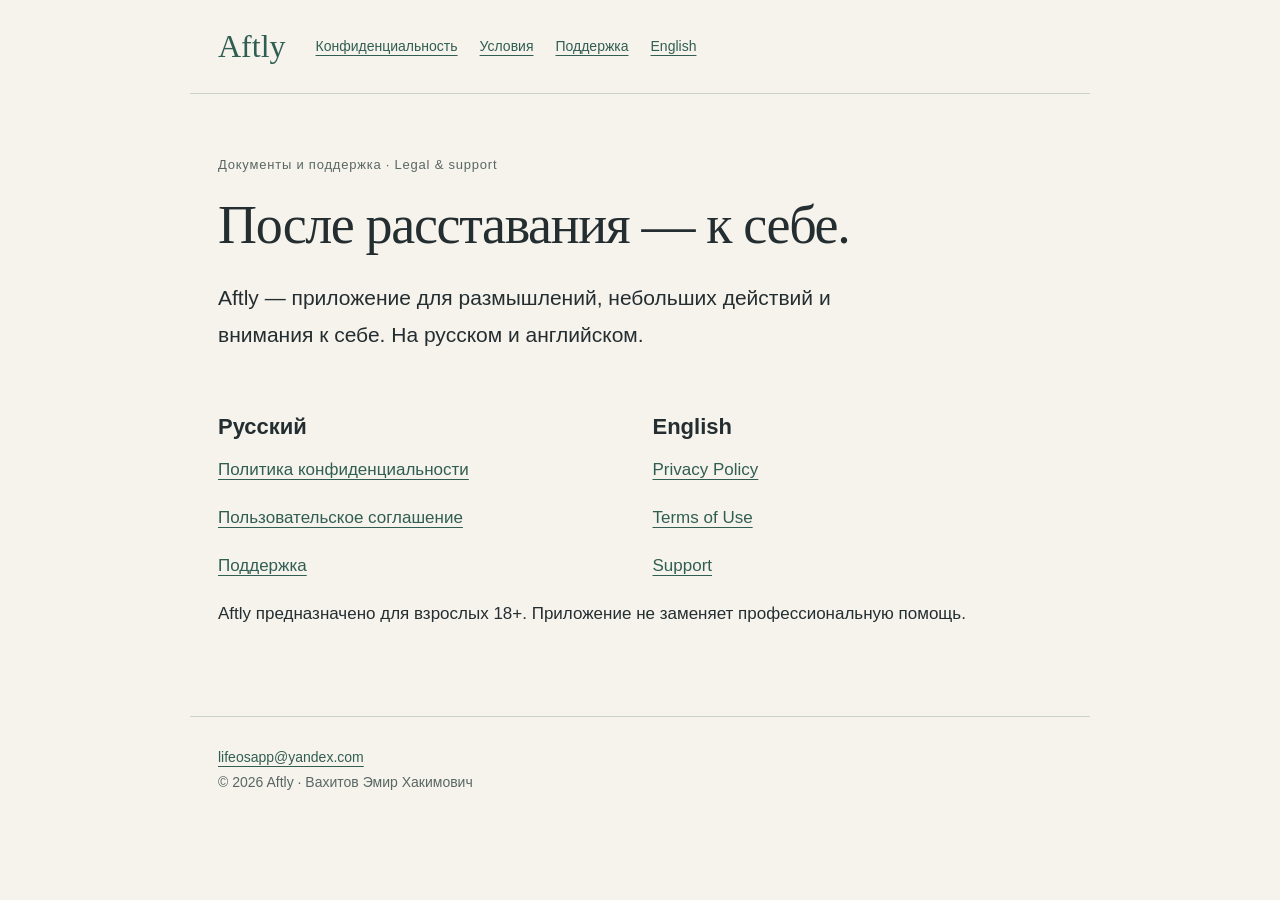
<file: index.html>
<!doctype html><html lang="ru"><head><meta charset="utf-8"><meta name="viewport" content="width=device-width, initial-scale=1"><meta name="color-scheme" content="light dark"><title>Документы и поддержка · Aftly</title><link rel="stylesheet" href="style.css"></head><body><header><a class="brand" href="index.html">Aftly</a><nav aria-label="Навигация"><a href="privacy-ru.html">Конфиденциальность</a><a href="terms-ru.html">Условия</a><a href="support-ru.html">Поддержка</a><a lang="en" href="support-en.html">English</a></nav></header><main><p class="eyebrow">Документы и поддержка · Legal & support</p><h1>После расставания — к себе.</h1><p class="lead">Aftly — приложение для размышлений, небольших действий и внимания к себе. На русском и английском.</p><section class="languages"><div><h2>Русский</h2><p><a href="privacy-ru.html">Политика конфиденциальности</a></p><p><a href="terms-ru.html">Пользовательское соглашение</a></p><p><a href="support-ru.html">Поддержка</a></p></div><div lang="en"><h2>English</h2><p><a href="privacy-en.html">Privacy Policy</a></p><p><a href="terms-en.html">Terms of Use</a></p><p><a href="support-en.html">Support</a></p></div></section><p>Aftly предназначено для взрослых 18+. Приложение не заменяет профессиональную помощь.</p></main><footer><a href="mailto:lifeosapp@yandex.com">lifeosapp@yandex.com</a><p>© 2026 Aftly · Вахитов Эмир Хакимович</p></footer></body></html>
</file>
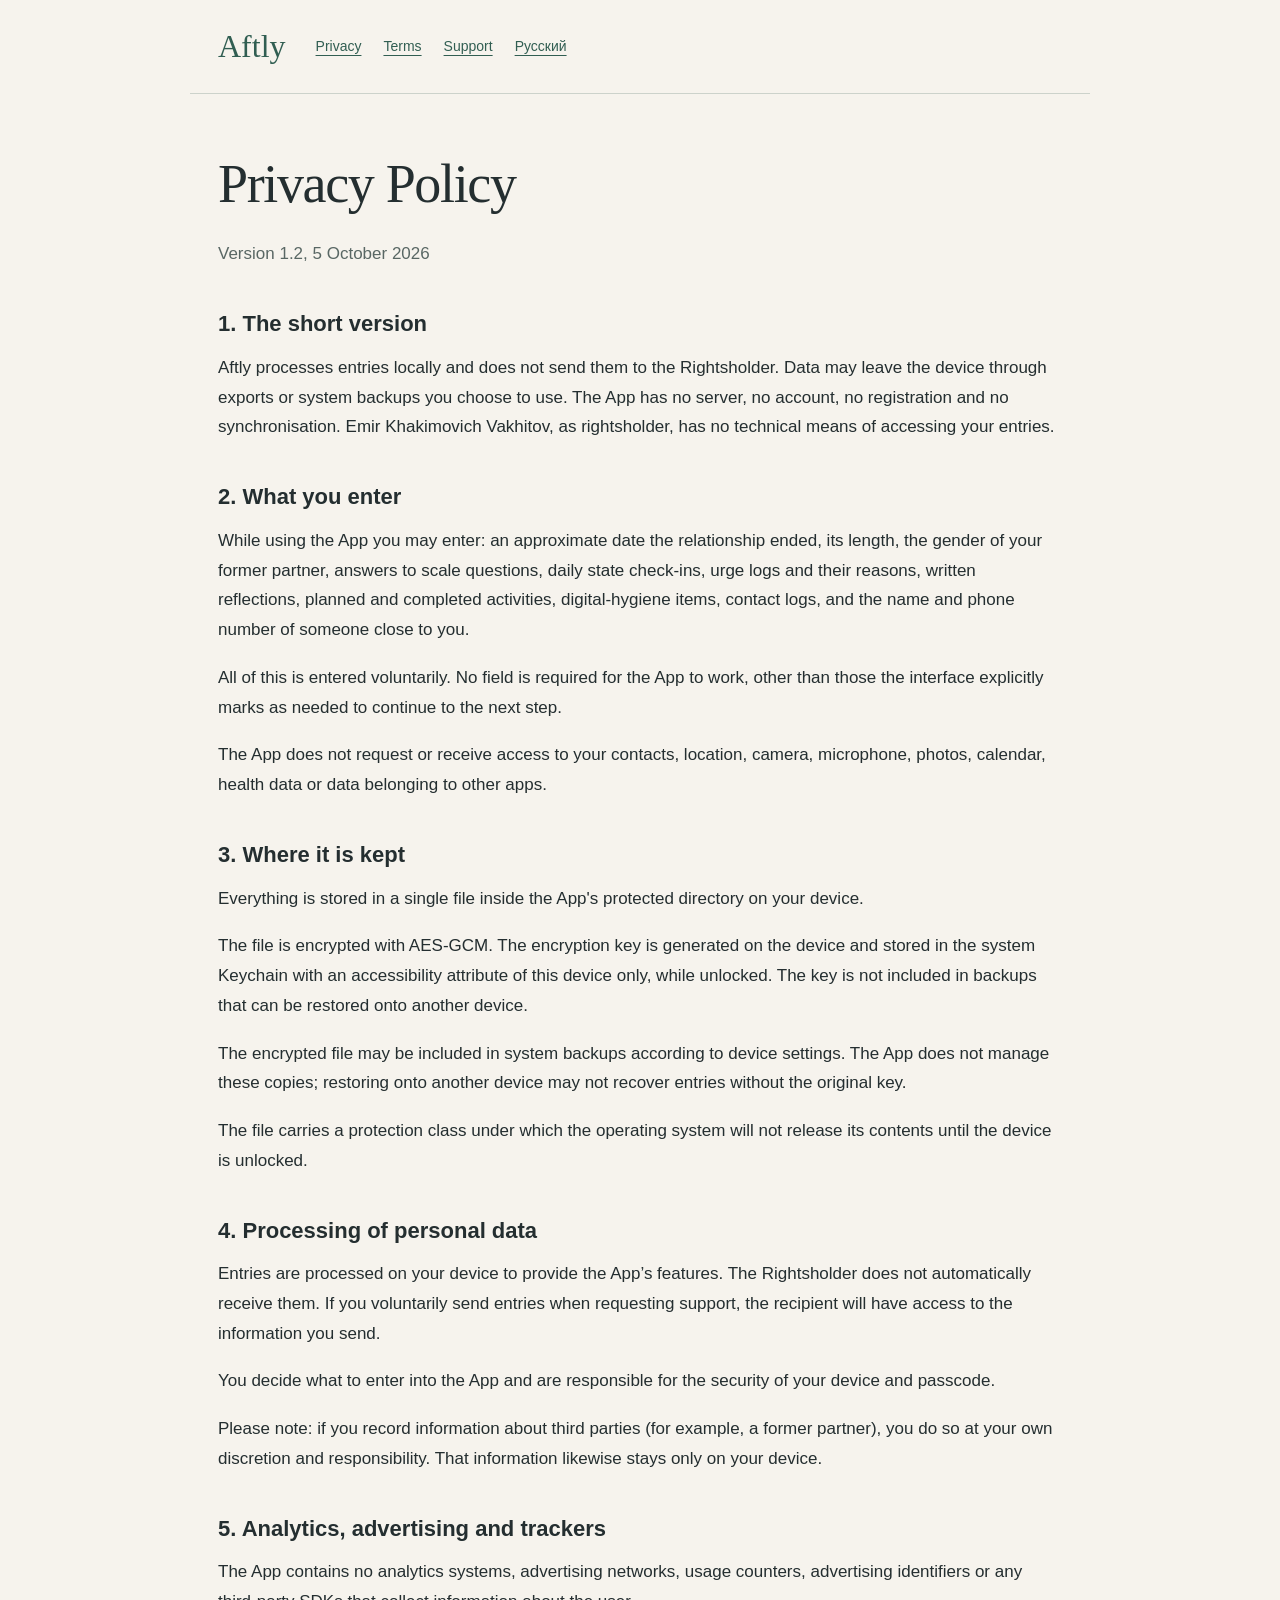
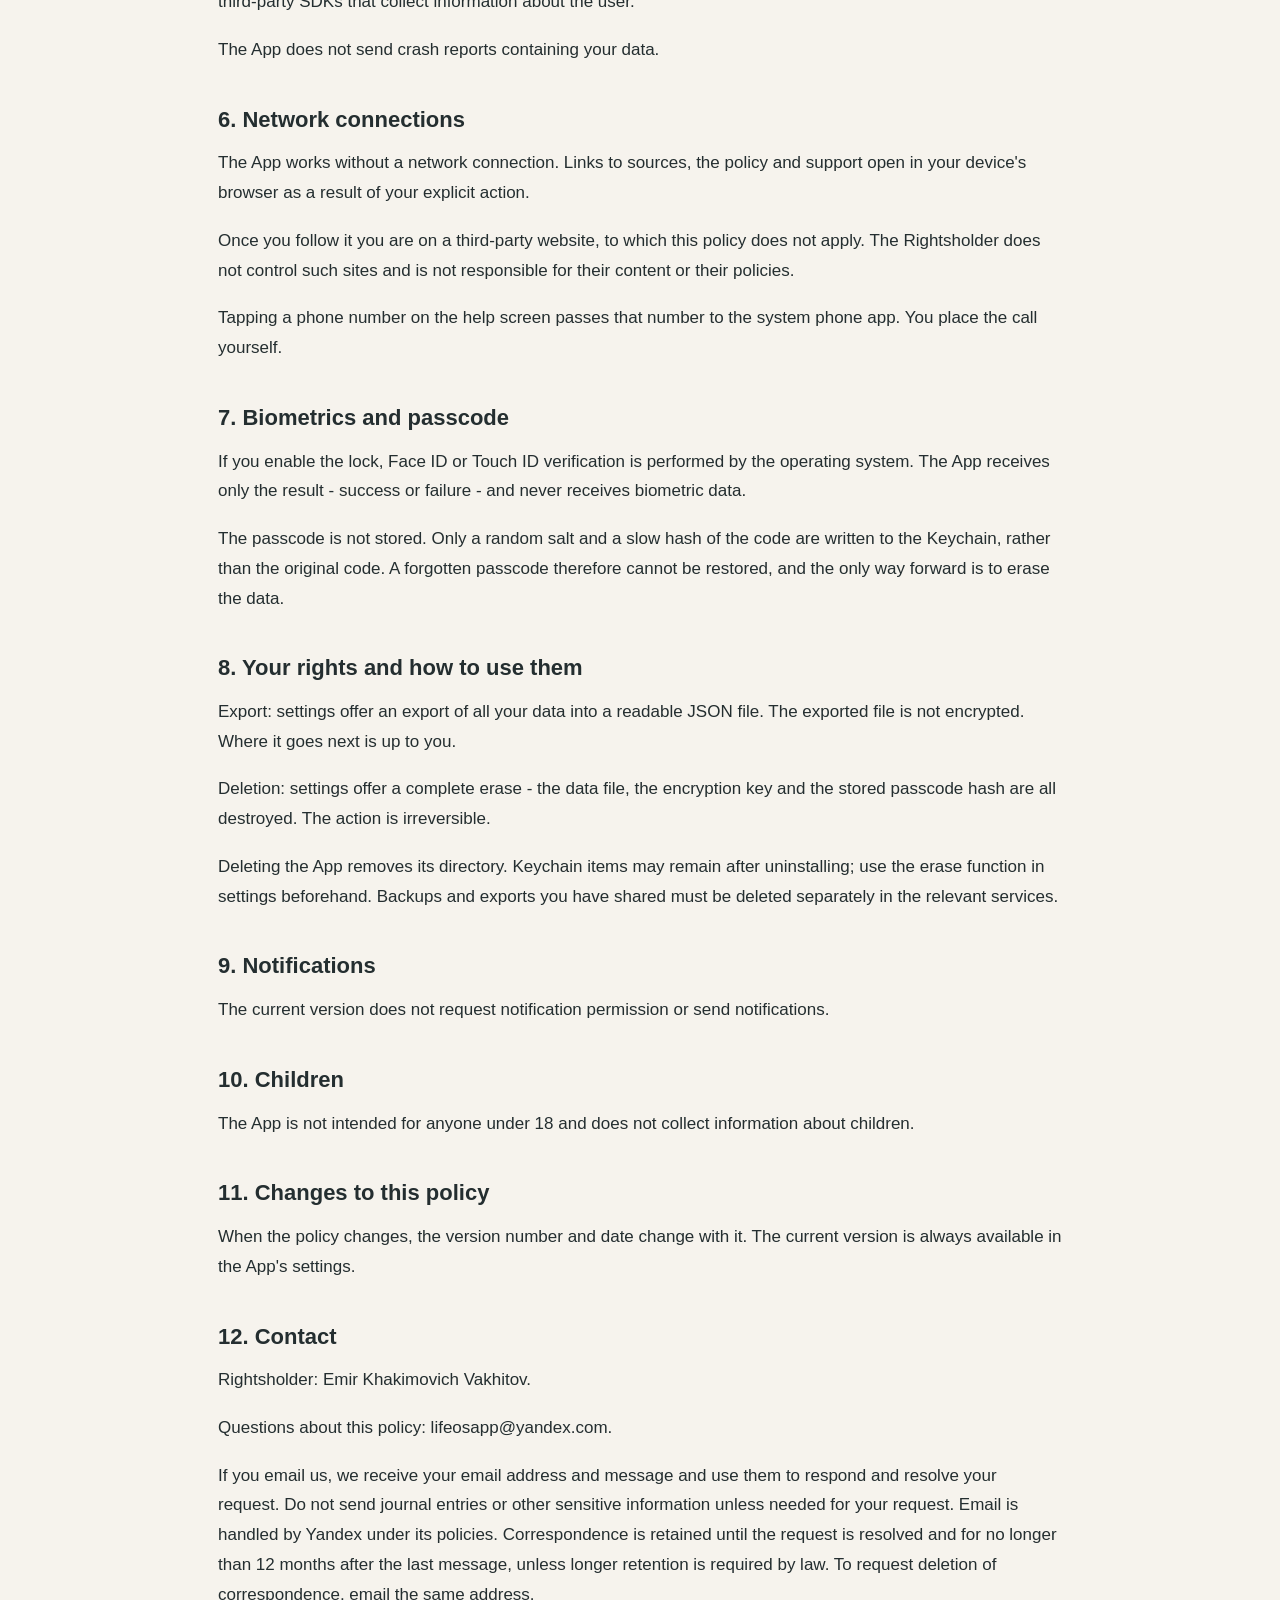
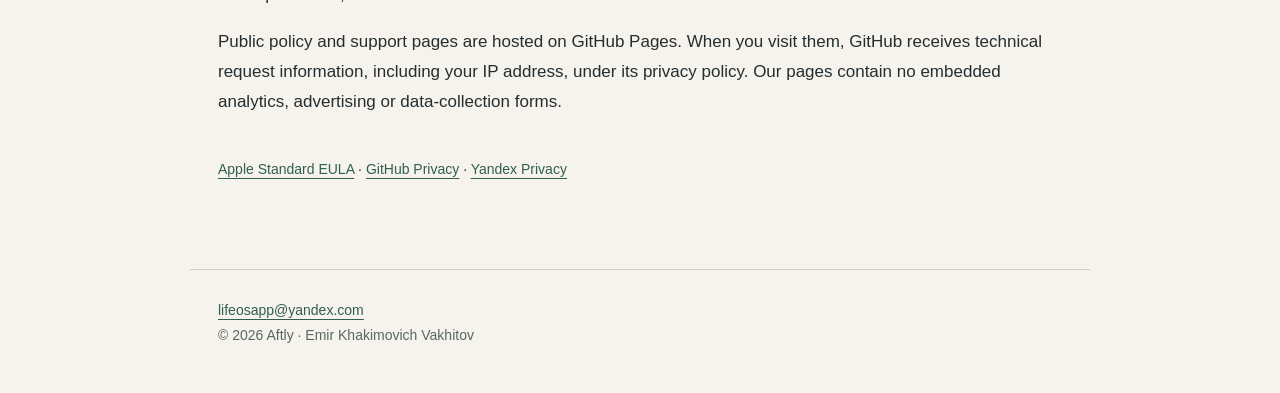
<file: privacy-en.html>
<!doctype html><html lang="en"><head><meta charset="utf-8"><meta name="viewport" content="width=device-width, initial-scale=1"><meta name="color-scheme" content="light dark"><title>Privacy Policy · Aftly</title><link rel="stylesheet" href="style.css"></head><body><header><a class="brand" href="index.html">Aftly</a><nav aria-label="Navigation"><a href="privacy-en.html">Privacy</a><a href="terms-en.html">Terms</a><a href="support-en.html">Support</a><a lang="ru" href="privacy-ru.html">Русский</a></nav></header><main><h1>Privacy Policy</h1><p class="muted">Version 1.2, 5 October 2026</p><h2>1. The short version</h2><p>Aftly processes entries locally and does not send them to the Rightsholder. Data may leave the device through exports or system backups you choose to use. The App has no server, no account, no registration and no synchronisation. Emir Khakimovich Vakhitov, as rightsholder, has no technical means of accessing your entries.</p><h2>2. What you enter</h2><p>While using the App you may enter: an approximate date the relationship ended, its length, the gender of your former partner, answers to scale questions, daily state check-ins, urge logs and their reasons, written reflections, planned and completed activities, digital-hygiene items, contact logs, and the name and phone number of someone close to you.</p><p>All of this is entered voluntarily. No field is required for the App to work, other than those the interface explicitly marks as needed to continue to the next step.</p><p>The App does not request or receive access to your contacts, location, camera, microphone, photos, calendar, health data or data belonging to other apps.</p><h2>3. Where it is kept</h2><p>Everything is stored in a single file inside the App&#x27;s protected directory on your device.</p><p>The file is encrypted with AES-GCM. The encryption key is generated on the device and stored in the system Keychain with an accessibility attribute of this device only, while unlocked. The key is not included in backups that can be restored onto another device.</p><p>The encrypted file may be included in system backups according to device settings. The App does not manage these copies; restoring onto another device may not recover entries without the original key.</p><p>The file carries a protection class under which the operating system will not release its contents until the device is unlocked.</p><h2>4. Processing of personal data</h2><p>Entries are processed on your device to provide the App’s features. The Rightsholder does not automatically receive them. If you voluntarily send entries when requesting support, the recipient will have access to the information you send.</p><p>You decide what to enter into the App and are responsible for the security of your device and passcode.</p><p>Please note: if you record information about third parties (for example, a former partner), you do so at your own discretion and responsibility. That information likewise stays only on your device.</p><h2>5. Analytics, advertising and trackers</h2><p>The App contains no analytics systems, advertising networks, usage counters, advertising identifiers or any third-party SDKs that collect information about the user.</p><p>The App does not send crash reports containing your data.</p><h2>6. Network connections</h2><p>The App works without a network connection. Links to sources, the policy and support open in your device&#x27;s browser as a result of your explicit action.</p><p>Once you follow it you are on a third-party website, to which this policy does not apply. The Rightsholder does not control such sites and is not responsible for their content or their policies.</p><p>Tapping a phone number on the help screen passes that number to the system phone app. You place the call yourself.</p><h2>7. Biometrics and passcode</h2><p>If you enable the lock, Face ID or Touch ID verification is performed by the operating system. The App receives only the result - success or failure - and never receives biometric data.</p><p>The passcode is not stored. Only a random salt and a slow hash of the code are written to the Keychain, rather than the original code. A forgotten passcode therefore cannot be restored, and the only way forward is to erase the data.</p><h2>8. Your rights and how to use them</h2><p>Export: settings offer an export of all your data into a readable JSON file. The exported file is not encrypted. Where it goes next is up to you.</p><p>Deletion: settings offer a complete erase - the data file, the encryption key and the stored passcode hash are all destroyed. The action is irreversible.</p><p>Deleting the App removes its directory. Keychain items may remain after uninstalling; use the erase function in settings beforehand. Backups and exports you have shared must be deleted separately in the relevant services.</p><h2>9. Notifications</h2><p>The current version does not request notification permission or send notifications.</p><h2>10. Children</h2><p>The App is not intended for anyone under 18 and does not collect information about children.</p><h2>11. Changes to this policy</h2><p>When the policy changes, the version number and date change with it. The current version is always available in the App&#x27;s settings.</p><h2>12. Contact</h2><p>Rightsholder: Emir Khakimovich Vakhitov.</p><p>Questions about this policy: lifeosapp@yandex.com.</p><p>If you email us, we receive your email address and message and use them to respond and resolve your request. Do not send journal entries or other sensitive information unless needed for your request. Email is handled by Yandex under its policies. Correspondence is retained until the request is resolved and for no longer than 12 months after the last message, unless longer retention is required by law. To request deletion of correspondence, email the same address.</p><p>Public policy and support pages are hosted on GitHub Pages. When you visit them, GitHub receives technical request information, including your IP address, under its privacy policy. Our pages contain no embedded analytics, advertising or data-collection forms.</p><p class="references"><a href="https://www.apple.com/legal/internet-services/itunes/dev/stdeula/">Apple Standard EULA</a> · <a href="https://docs.github.com/en/site-policy/privacy-policies/github-general-privacy-statement">GitHub Privacy</a> · <a href="https://yandex.com/legal/confidential/">Yandex Privacy</a></p></main><footer><a href="mailto:lifeosapp@yandex.com">lifeosapp@yandex.com</a><p>© 2026 Aftly · Emir Khakimovich Vakhitov</p></footer></body></html>
</file>
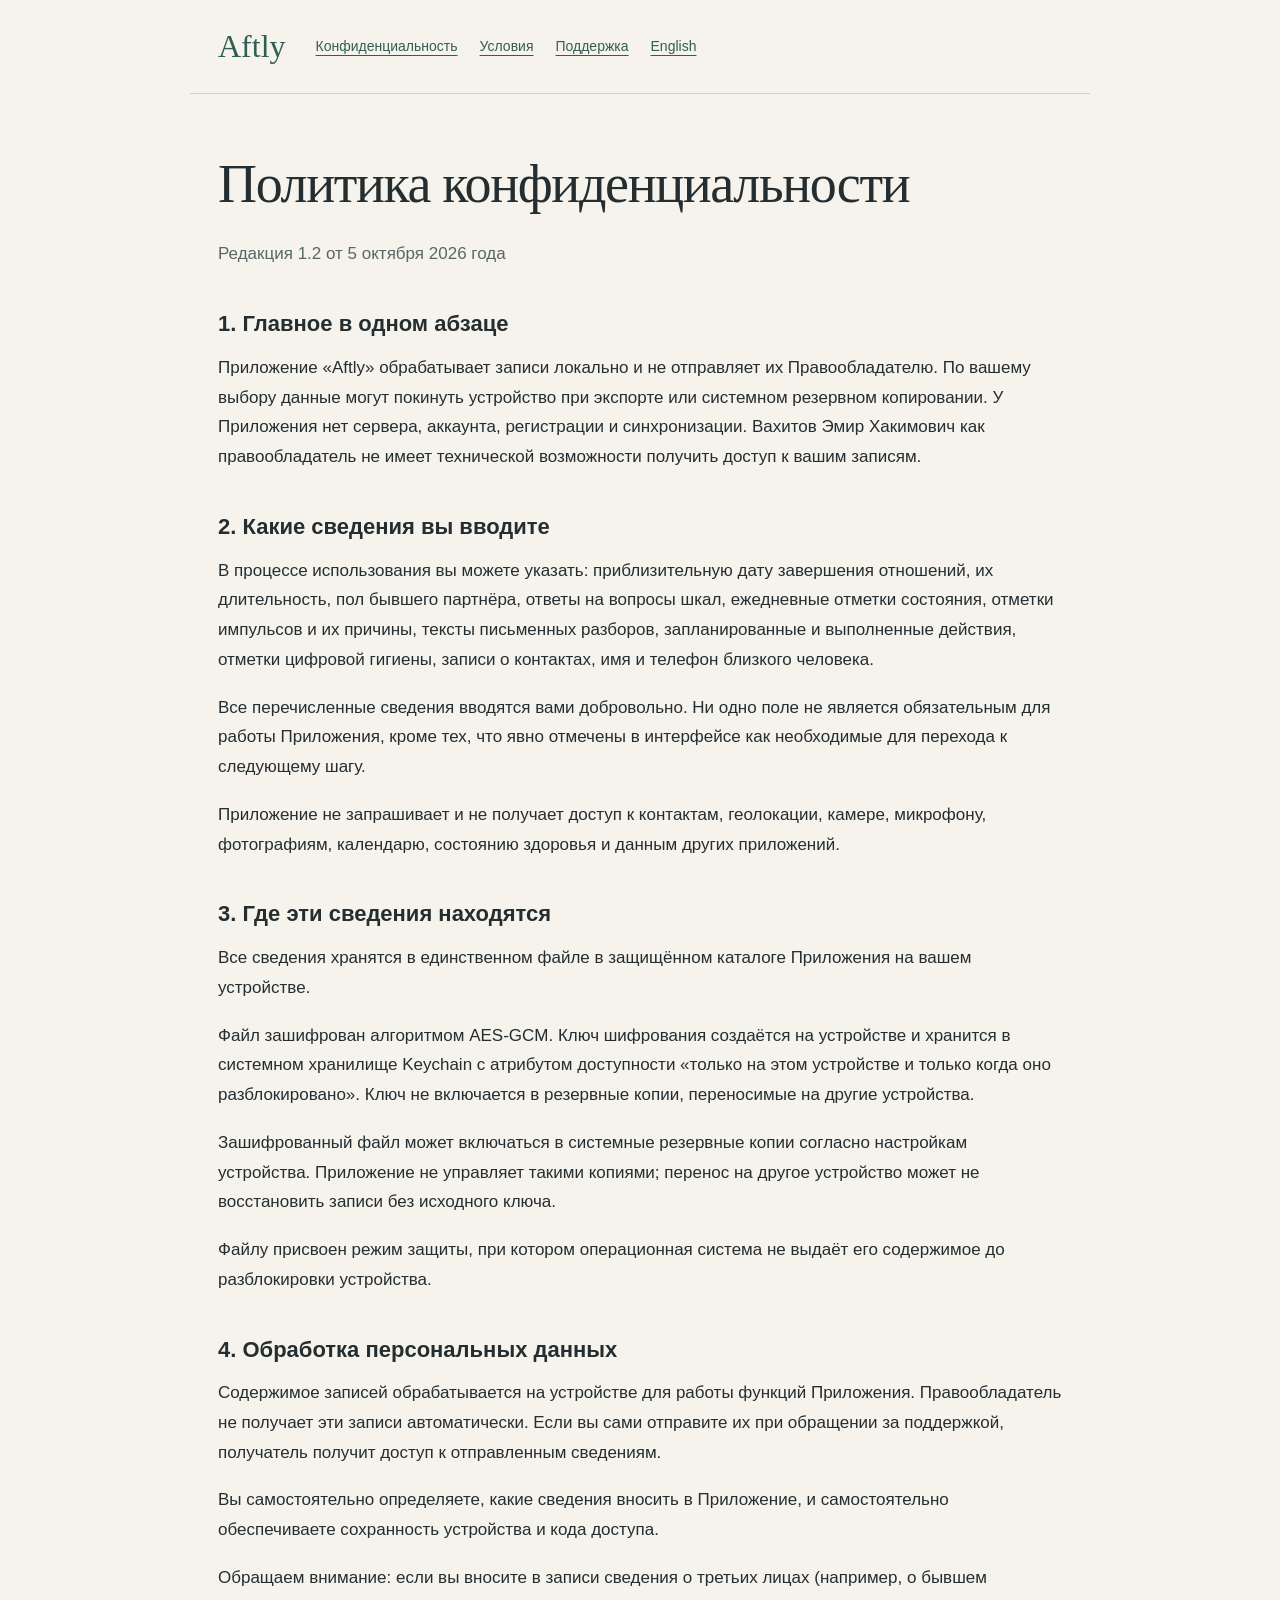
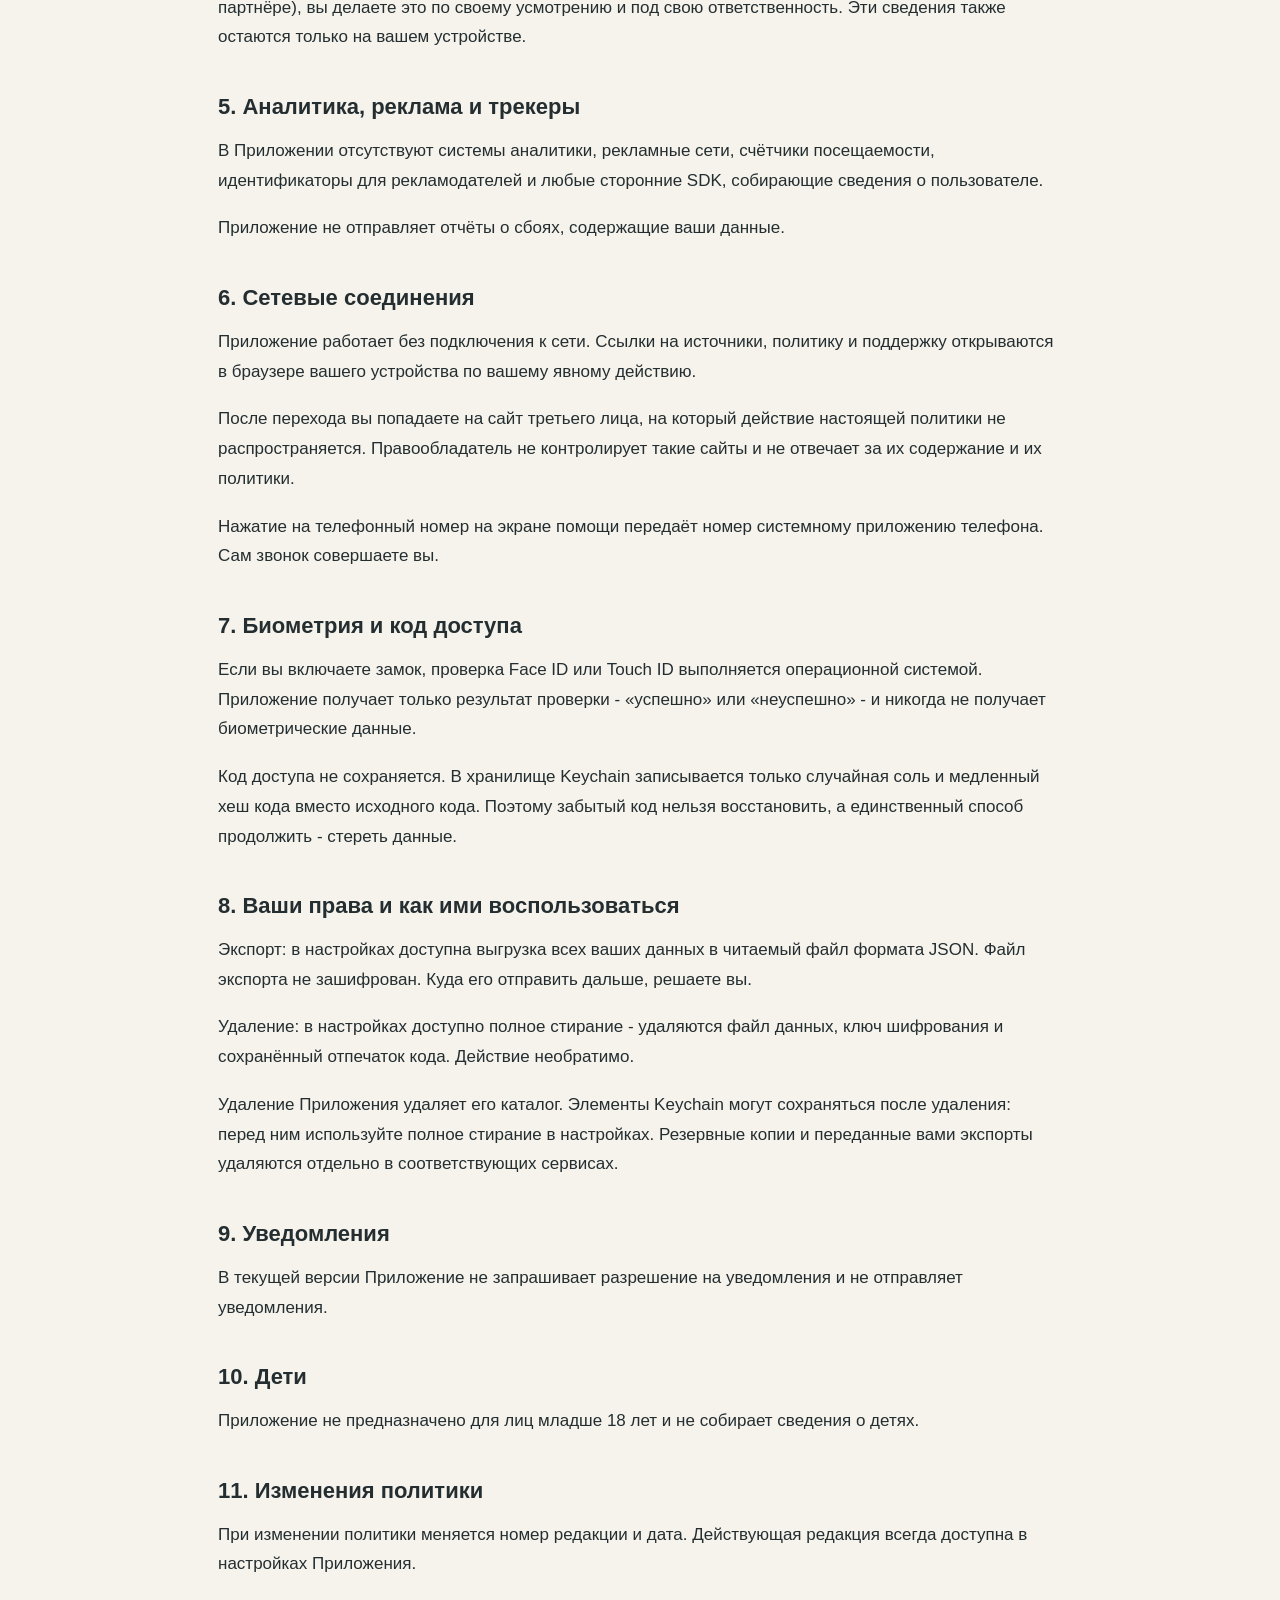
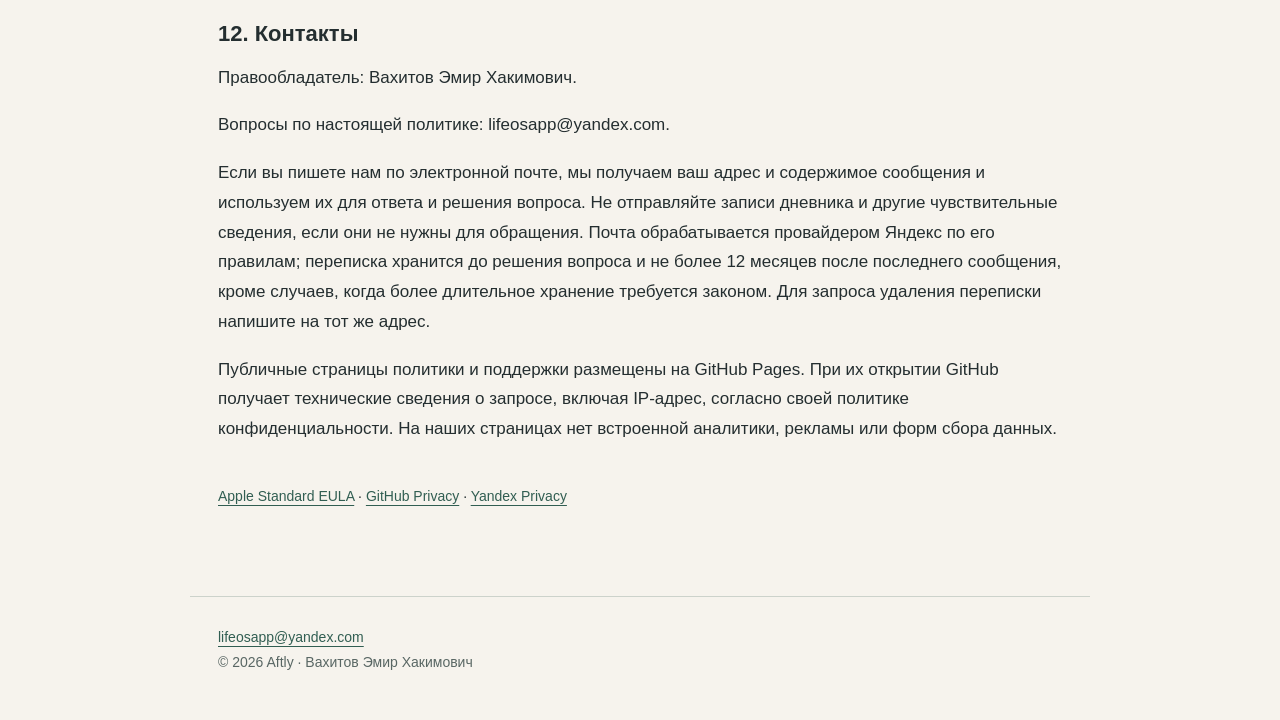
<file: privacy-ru.html>
<!doctype html><html lang="ru"><head><meta charset="utf-8"><meta name="viewport" content="width=device-width, initial-scale=1"><meta name="color-scheme" content="light dark"><title>Политика конфиденциальности · Aftly</title><link rel="stylesheet" href="style.css"></head><body><header><a class="brand" href="index.html">Aftly</a><nav aria-label="Навигация"><a href="privacy-ru.html">Конфиденциальность</a><a href="terms-ru.html">Условия</a><a href="support-ru.html">Поддержка</a><a lang="en" href="privacy-en.html">English</a></nav></header><main><h1>Политика конфиденциальности</h1><p class="muted">Редакция 1.2 от 5 октября 2026 года</p><h2>1. Главное в одном абзаце</h2><p>Приложение «Aftly» обрабатывает записи локально и не отправляет их Правообладателю. По вашему выбору данные могут покинуть устройство при экспорте или системном резервном копировании. У Приложения нет сервера, аккаунта, регистрации и синхронизации. Вахитов Эмир Хакимович как правообладатель не имеет технической возможности получить доступ к вашим записям.</p><h2>2. Какие сведения вы вводите</h2><p>В процессе использования вы можете указать: приблизительную дату завершения отношений, их длительность, пол бывшего партнёра, ответы на вопросы шкал, ежедневные отметки состояния, отметки импульсов и их причины, тексты письменных разборов, запланированные и выполненные действия, отметки цифровой гигиены, записи о контактах, имя и телефон близкого человека.</p><p>Все перечисленные сведения вводятся вами добровольно. Ни одно поле не является обязательным для работы Приложения, кроме тех, что явно отмечены в интерфейсе как необходимые для перехода к следующему шагу.</p><p>Приложение не запрашивает и не получает доступ к контактам, геолокации, камере, микрофону, фотографиям, календарю, состоянию здоровья и данным других приложений.</p><h2>3. Где эти сведения находятся</h2><p>Все сведения хранятся в единственном файле в защищённом каталоге Приложения на вашем устройстве.</p><p>Файл зашифрован алгоритмом AES-GCM. Ключ шифрования создаётся на устройстве и хранится в системном хранилище Keychain с атрибутом доступности «только на этом устройстве и только когда оно разблокировано». Ключ не включается в резервные копии, переносимые на другие устройства.</p><p>Зашифрованный файл может включаться в системные резервные копии согласно настройкам устройства. Приложение не управляет такими копиями; перенос на другое устройство может не восстановить записи без исходного ключа.</p><p>Файлу присвоен режим защиты, при котором операционная система не выдаёт его содержимое до разблокировки устройства.</p><h2>4. Обработка персональных данных</h2><p>Содержимое записей обрабатывается на устройстве для работы функций Приложения. Правообладатель не получает эти записи автоматически. Если вы сами отправите их при обращении за поддержкой, получатель получит доступ к отправленным сведениям.</p><p>Вы самостоятельно определяете, какие сведения вносить в Приложение, и самостоятельно обеспечиваете сохранность устройства и кода доступа.</p><p>Обращаем внимание: если вы вносите в записи сведения о третьих лицах (например, о бывшем партнёре), вы делаете это по своему усмотрению и под свою ответственность. Эти сведения также остаются только на вашем устройстве.</p><h2>5. Аналитика, реклама и трекеры</h2><p>В Приложении отсутствуют системы аналитики, рекламные сети, счётчики посещаемости, идентификаторы для рекламодателей и любые сторонние SDK, собирающие сведения о пользователе.</p><p>Приложение не отправляет отчёты о сбоях, содержащие ваши данные.</p><h2>6. Сетевые соединения</h2><p>Приложение работает без подключения к сети. Ссылки на источники, политику и поддержку открываются в браузере вашего устройства по вашему явному действию.</p><p>После перехода вы попадаете на сайт третьего лица, на который действие настоящей политики не распространяется. Правообладатель не контролирует такие сайты и не отвечает за их содержание и их политики.</p><p>Нажатие на телефонный номер на экране помощи передаёт номер системному приложению телефона. Сам звонок совершаете вы.</p><h2>7. Биометрия и код доступа</h2><p>Если вы включаете замок, проверка Face ID или Touch ID выполняется операционной системой. Приложение получает только результат проверки - «успешно» или «неуспешно» - и никогда не получает биометрические данные.</p><p>Код доступа не сохраняется. В хранилище Keychain записывается только случайная соль и медленный хеш кода вместо исходного кода. Поэтому забытый код нельзя восстановить, а единственный способ продолжить - стереть данные.</p><h2>8. Ваши права и как ими воспользоваться</h2><p>Экспорт: в настройках доступна выгрузка всех ваших данных в читаемый файл формата JSON. Файл экспорта не зашифрован. Куда его отправить дальше, решаете вы.</p><p>Удаление: в настройках доступно полное стирание - удаляются файл данных, ключ шифрования и сохранённый отпечаток кода. Действие необратимо.</p><p>Удаление Приложения удаляет его каталог. Элементы Keychain могут сохраняться после удаления: перед ним используйте полное стирание в настройках. Резервные копии и переданные вами экспорты удаляются отдельно в соответствующих сервисах.</p><h2>9. Уведомления</h2><p>В текущей версии Приложение не запрашивает разрешение на уведомления и не отправляет уведомления.</p><h2>10. Дети</h2><p>Приложение не предназначено для лиц младше 18 лет и не собирает сведения о детях.</p><h2>11. Изменения политики</h2><p>При изменении политики меняется номер редакции и дата. Действующая редакция всегда доступна в настройках Приложения.</p><h2>12. Контакты</h2><p>Правообладатель: Вахитов Эмир Хакимович.</p><p>Вопросы по настоящей политике: lifeosapp@yandex.com.</p><p>Если вы пишете нам по электронной почте, мы получаем ваш адрес и содержимое сообщения и используем их для ответа и решения вопроса. Не отправляйте записи дневника и другие чувствительные сведения, если они не нужны для обращения. Почта обрабатывается провайдером Яндекс по его правилам; переписка хранится до решения вопроса и не более 12 месяцев после последнего сообщения, кроме случаев, когда более длительное хранение требуется законом. Для запроса удаления переписки напишите на тот же адрес.</p><p>Публичные страницы политики и поддержки размещены на GitHub Pages. При их открытии GitHub получает технические сведения о запросе, включая IP-адрес, согласно своей политике конфиденциальности. На наших страницах нет встроенной аналитики, рекламы или форм сбора данных.</p><p class="references"><a href="https://www.apple.com/legal/internet-services/itunes/dev/stdeula/">Apple Standard EULA</a> · <a href="https://docs.github.com/en/site-policy/privacy-policies/github-general-privacy-statement">GitHub Privacy</a> · <a href="https://yandex.com/legal/confidential/">Yandex Privacy</a></p></main><footer><a href="mailto:lifeosapp@yandex.com">lifeosapp@yandex.com</a><p>© 2026 Aftly · Вахитов Эмир Хакимович</p></footer></body></html>
</file>
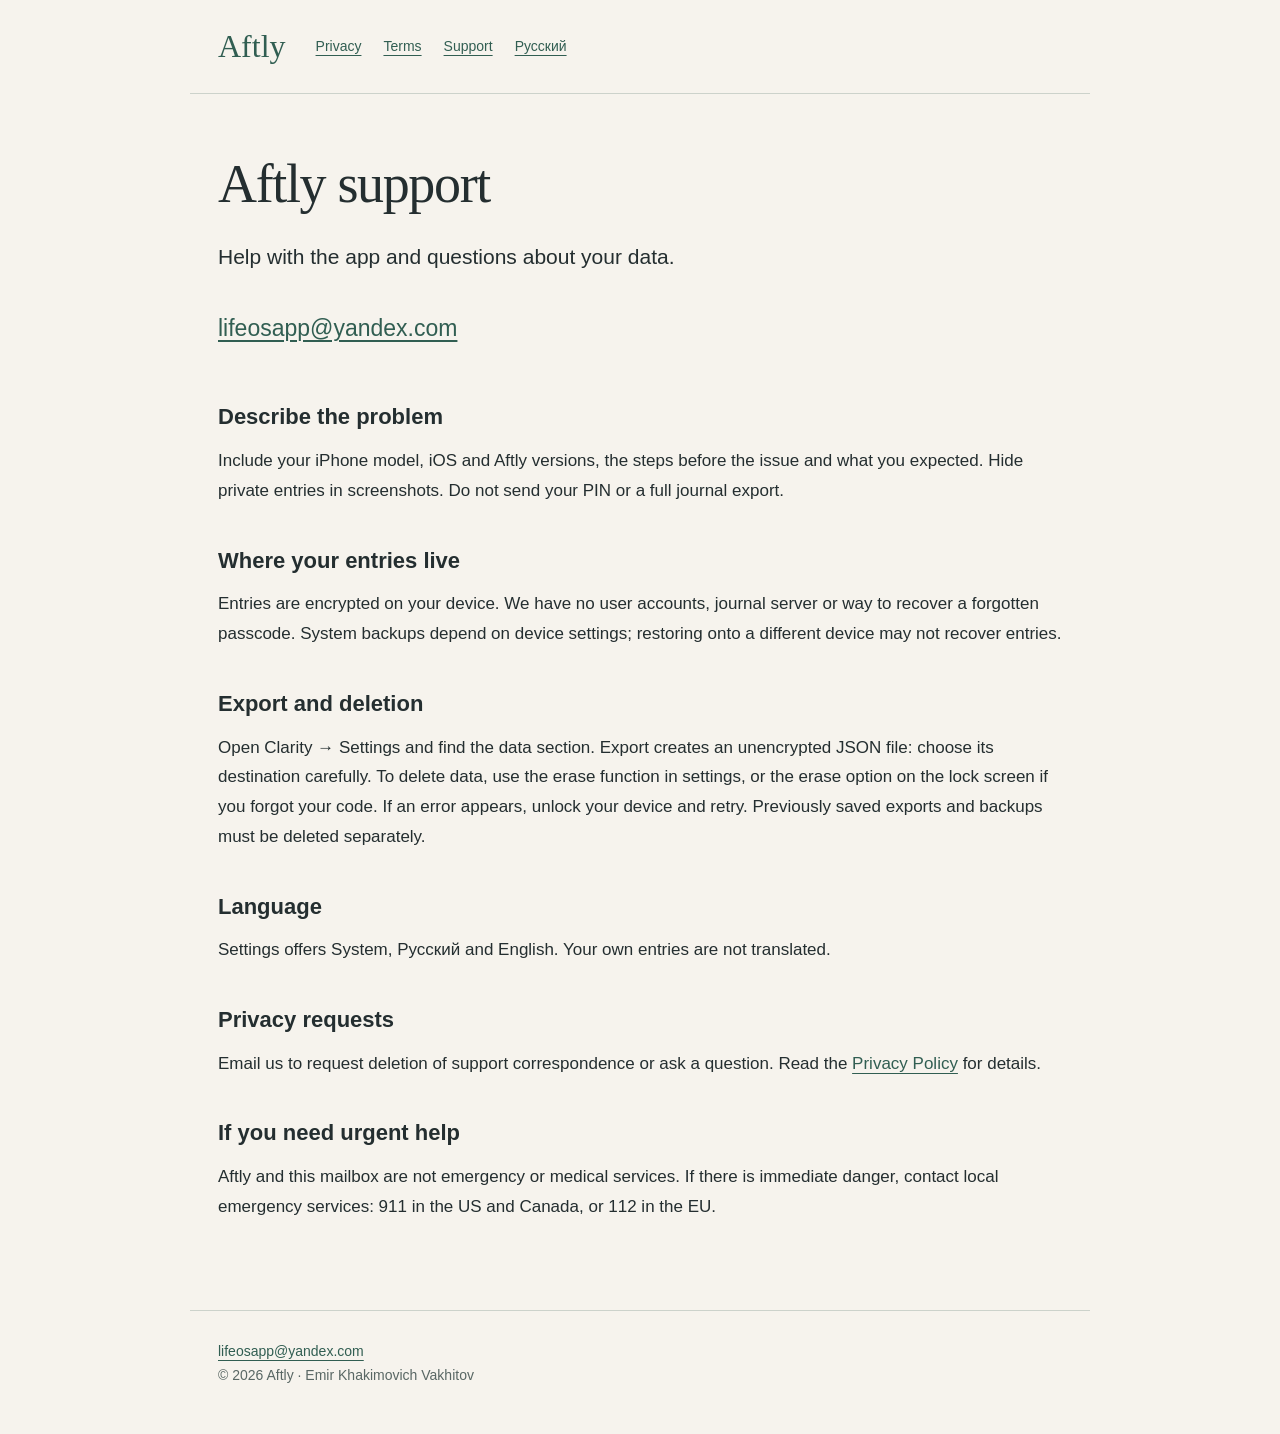
<file: support-en.html>
<!doctype html><html lang="en"><head><meta charset="utf-8"><meta name="viewport" content="width=device-width, initial-scale=1"><meta name="color-scheme" content="light dark"><title>Support · Aftly</title><link rel="stylesheet" href="style.css"></head><body><header><a class="brand" href="index.html">Aftly</a><nav aria-label="Navigation"><a href="privacy-en.html">Privacy</a><a href="terms-en.html">Terms</a><a href="support-en.html">Support</a><a lang="ru" href="support-ru.html">Русский</a></nav></header><main><h1>Aftly support</h1><p class="lead">Help with the app and questions about your data.</p><a class="contact" href="mailto:lifeosapp@yandex.com?subject=Aftly%20Support">lifeosapp@yandex.com</a><h2>Describe the problem</h2><p>Include your iPhone model, iOS and Aftly versions, the steps before the issue and what you expected. Hide private entries in screenshots. Do not send your PIN or a full journal export.</p><h2>Where your entries live</h2><p>Entries are encrypted on your device. We have no user accounts, journal server or way to recover a forgotten passcode. System backups depend on device settings; restoring onto a different device may not recover entries.</p><h2>Export and deletion</h2><p>Open Clarity → Settings and find the data section. Export creates an unencrypted JSON file: choose its destination carefully. To delete data, use the erase function in settings, or the erase option on the lock screen if you forgot your code. If an error appears, unlock your device and retry. Previously saved exports and backups must be deleted separately.</p><h2>Language</h2><p>Settings offers System, Русский and English. Your own entries are not translated.</p><h2>Privacy requests</h2><p>Email us to request deletion of support correspondence or ask a question. Read the <a href="privacy-en.html">Privacy Policy</a> for details.</p><h2>If you need urgent help</h2><p>Aftly and this mailbox are not emergency or medical services. If there is immediate danger, contact local emergency services: 911 in the US and Canada, or 112 in the EU.</p></main><footer><a href="mailto:lifeosapp@yandex.com">lifeosapp@yandex.com</a><p>© 2026 Aftly · Emir Khakimovich Vakhitov</p></footer></body></html>
</file>
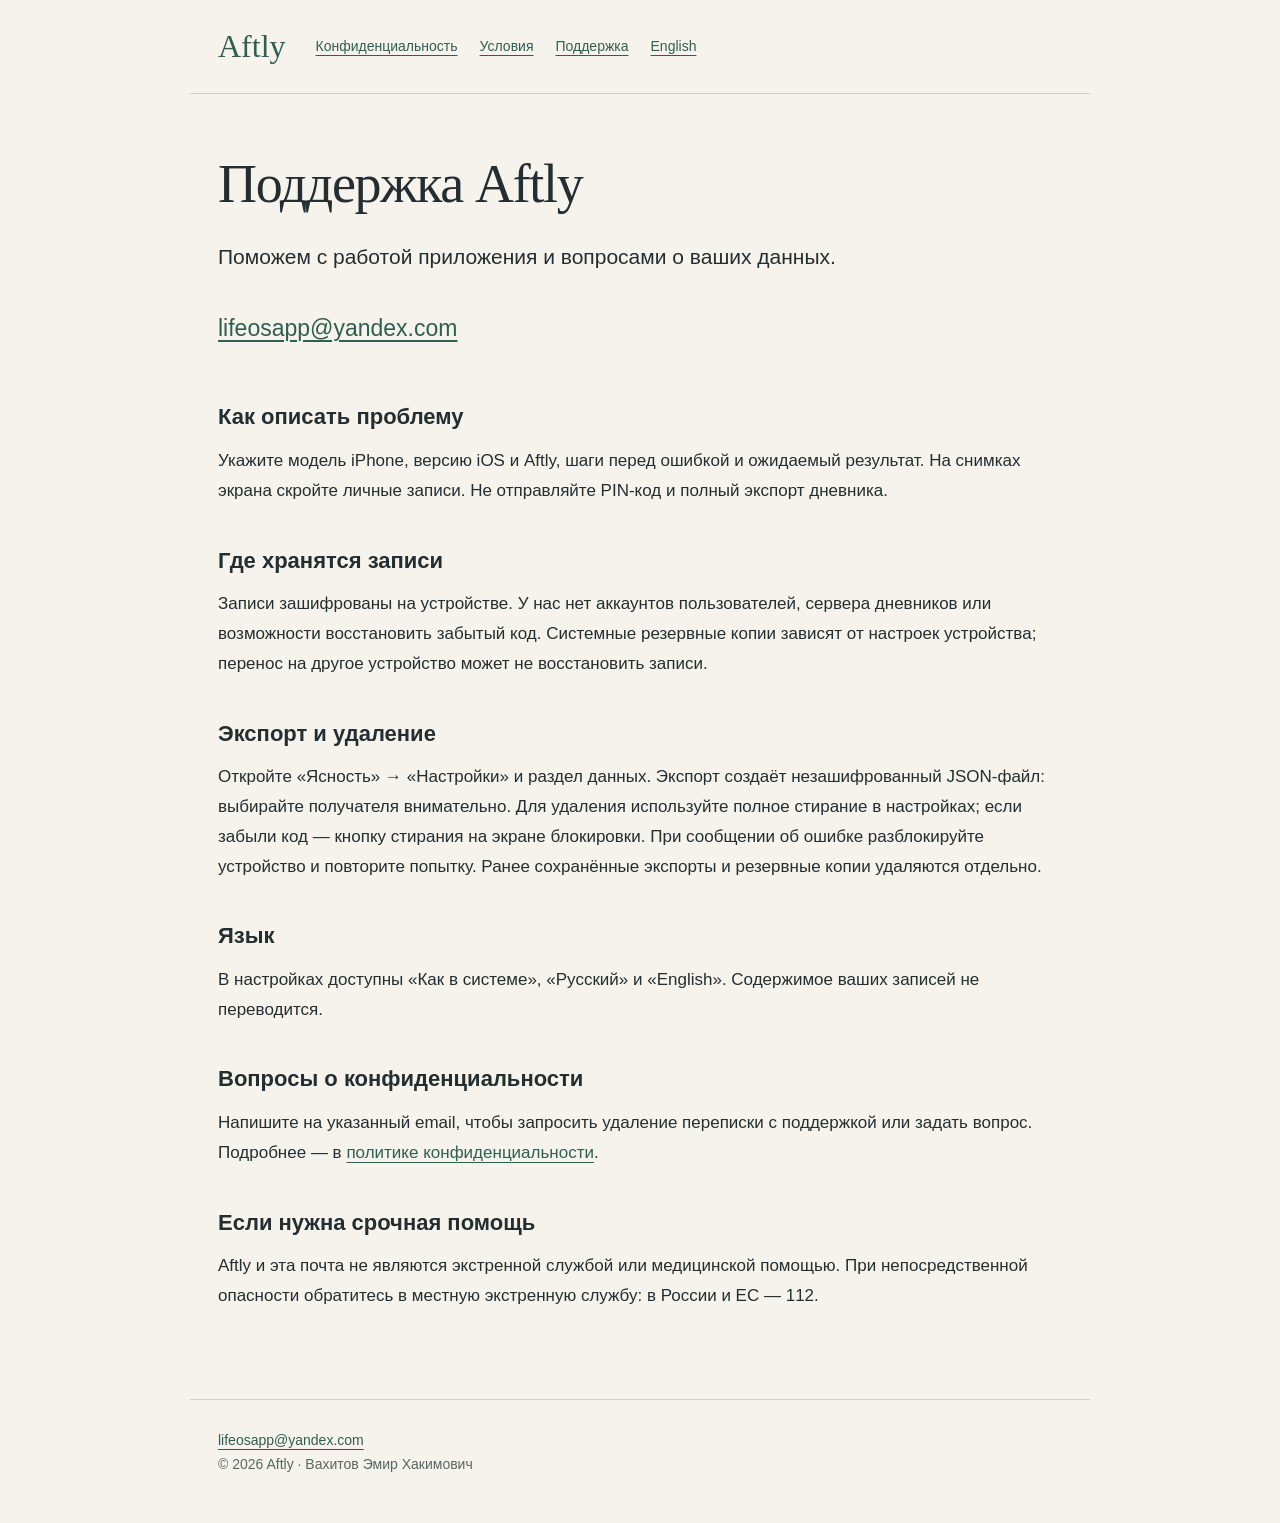
<file: support-ru.html>
<!doctype html><html lang="ru"><head><meta charset="utf-8"><meta name="viewport" content="width=device-width, initial-scale=1"><meta name="color-scheme" content="light dark"><title>Поддержка · Aftly</title><link rel="stylesheet" href="style.css"></head><body><header><a class="brand" href="index.html">Aftly</a><nav aria-label="Навигация"><a href="privacy-ru.html">Конфиденциальность</a><a href="terms-ru.html">Условия</a><a href="support-ru.html">Поддержка</a><a lang="en" href="support-en.html">English</a></nav></header><main><h1>Поддержка Aftly</h1><p class="lead">Поможем с работой приложения и вопросами о ваших данных.</p><a class="contact" href="mailto:lifeosapp@yandex.com?subject=Aftly%20Support">lifeosapp@yandex.com</a><h2>Как описать проблему</h2><p>Укажите модель iPhone, версию iOS и Aftly, шаги перед ошибкой и ожидаемый результат. На снимках экрана скройте личные записи. Не отправляйте PIN-код и полный экспорт дневника.</p><h2>Где хранятся записи</h2><p>Записи зашифрованы на устройстве. У нас нет аккаунтов пользователей, сервера дневников или возможности восстановить забытый код. Системные резервные копии зависят от настроек устройства; перенос на другое устройство может не восстановить записи.</p><h2>Экспорт и удаление</h2><p>Откройте «Ясность» → «Настройки» и раздел данных. Экспорт создаёт незашифрованный JSON-файл: выбирайте получателя внимательно. Для удаления используйте полное стирание в настройках; если забыли код — кнопку стирания на экране блокировки. При сообщении об ошибке разблокируйте устройство и повторите попытку. Ранее сохранённые экспорты и резервные копии удаляются отдельно.</p><h2>Язык</h2><p>В настройках доступны «Как в системе», «Русский» и «English». Содержимое ваших записей не переводится.</p><h2>Вопросы о конфиденциальности</h2><p>Напишите на указанный email, чтобы запросить удаление переписки с поддержкой или задать вопрос. Подробнее — в <a href="privacy-ru.html">политике конфиденциальности</a>.</p><h2>Если нужна срочная помощь</h2><p>Aftly и эта почта не являются экстренной службой или медицинской помощью. При непосредственной опасности обратитесь в местную экстренную службу: в России и ЕС — 112.</p></main><footer><a href="mailto:lifeosapp@yandex.com">lifeosapp@yandex.com</a><p>© 2026 Aftly · Вахитов Эмир Хакимович</p></footer></body></html>
</file>
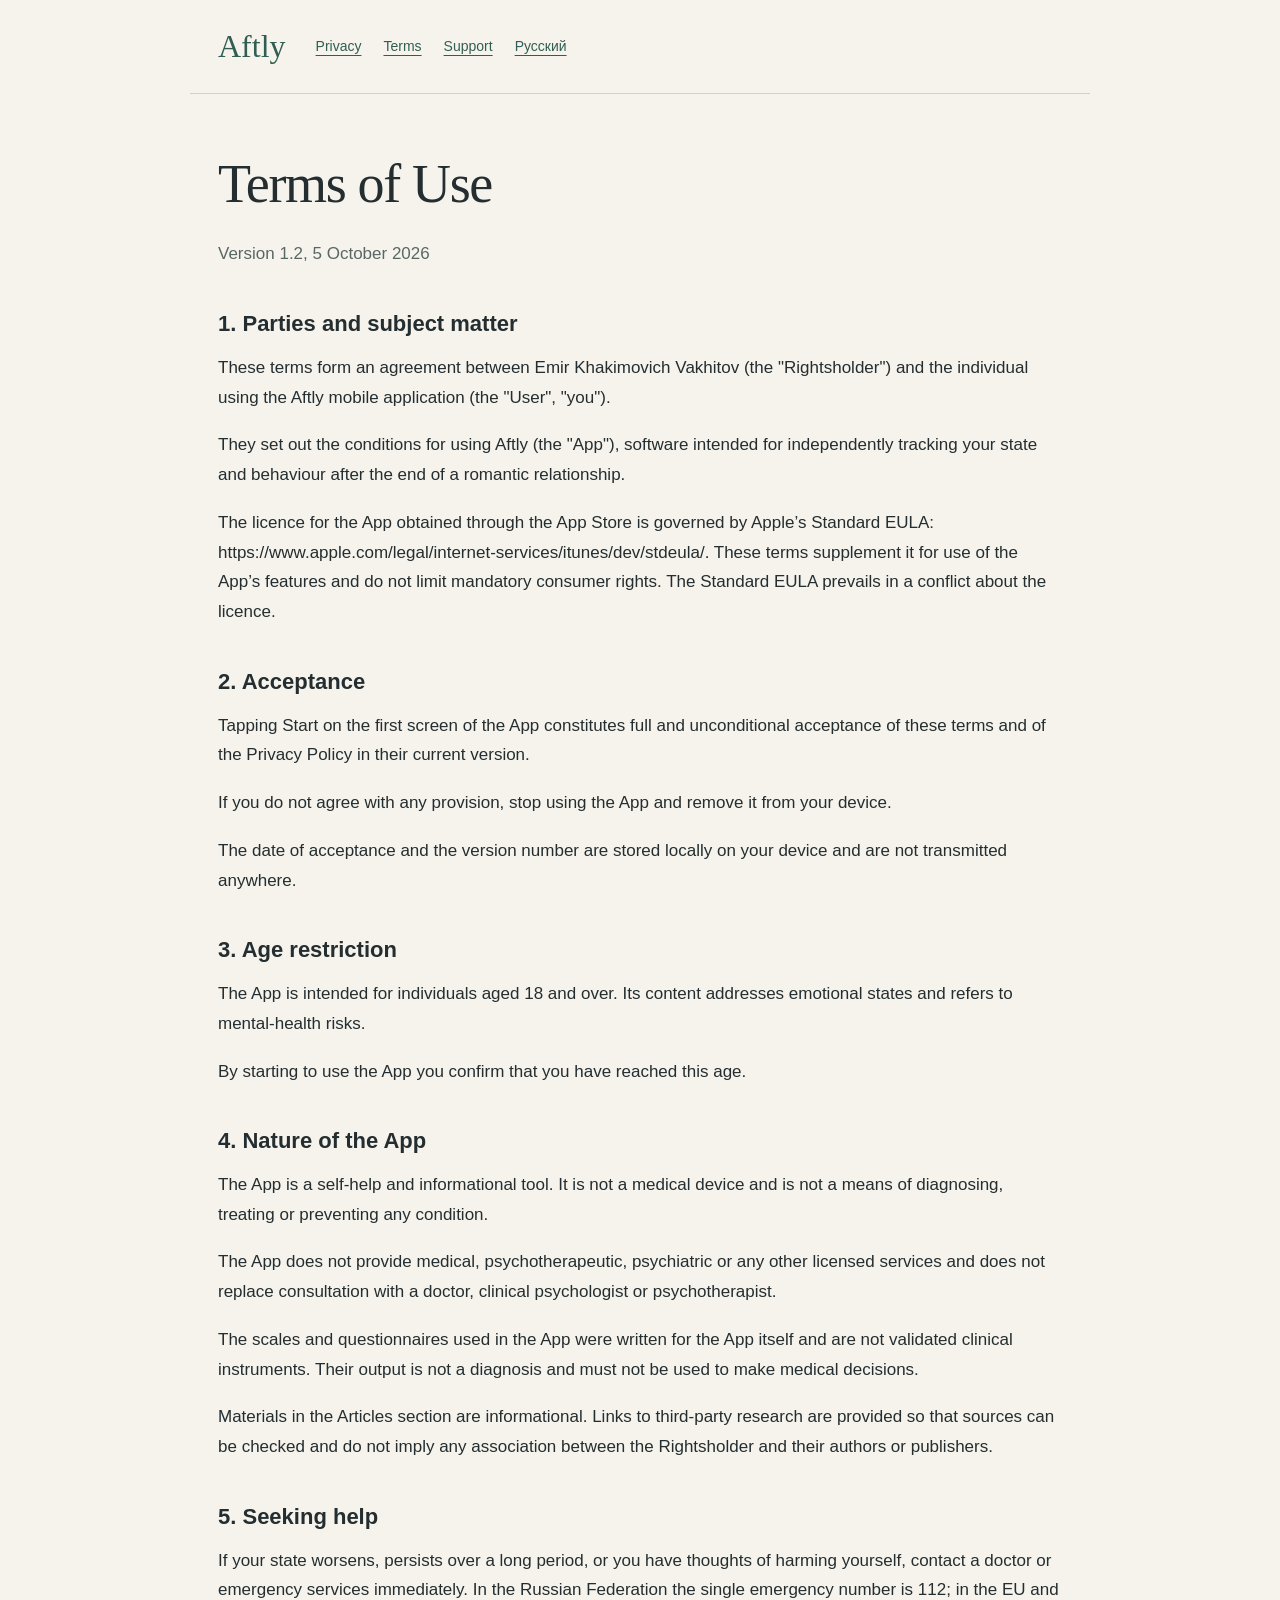
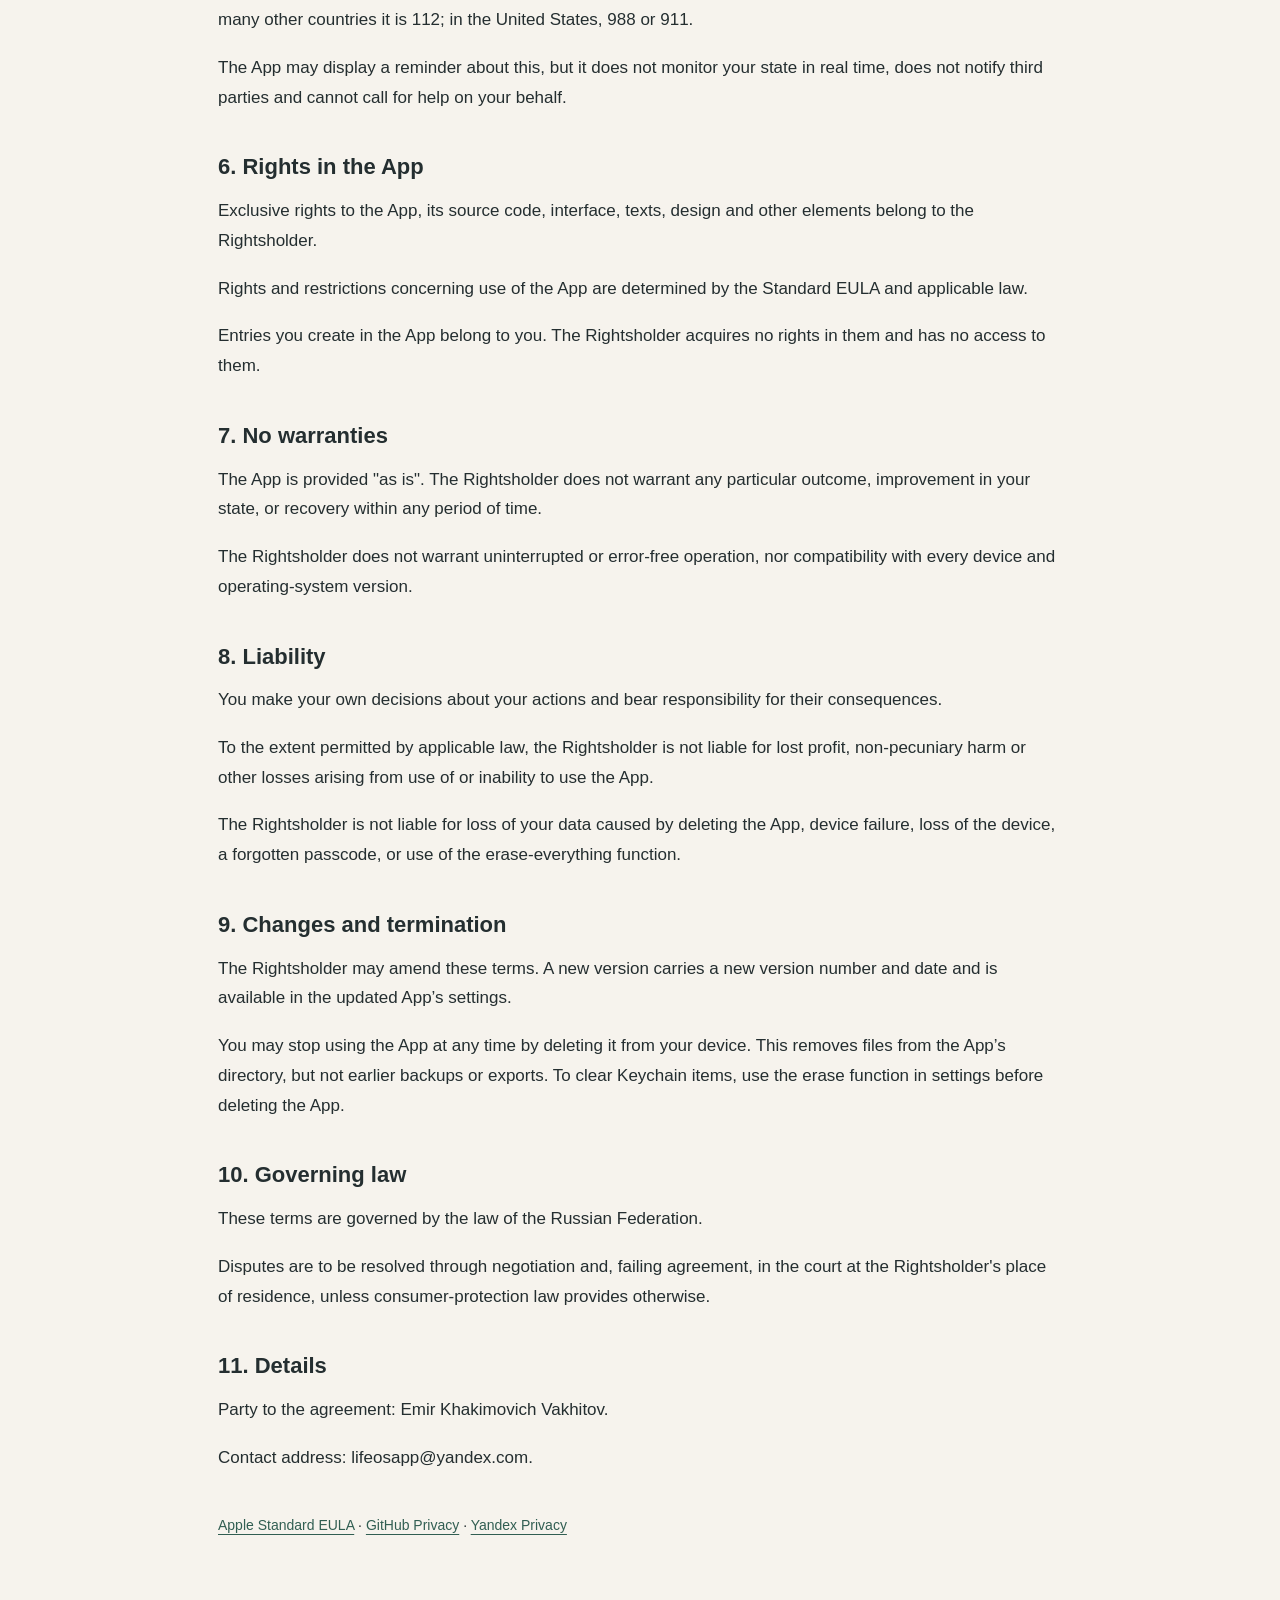
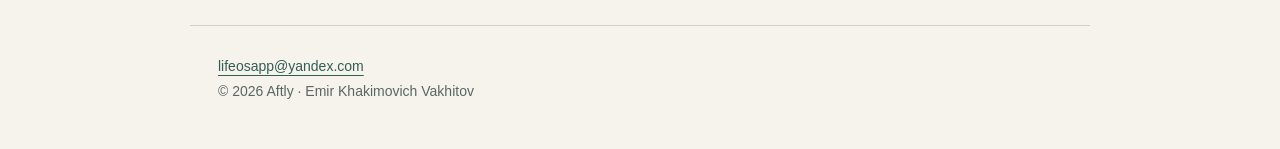
<file: terms-en.html>
<!doctype html><html lang="en"><head><meta charset="utf-8"><meta name="viewport" content="width=device-width, initial-scale=1"><meta name="color-scheme" content="light dark"><title>Terms of Use · Aftly</title><link rel="stylesheet" href="style.css"></head><body><header><a class="brand" href="index.html">Aftly</a><nav aria-label="Navigation"><a href="privacy-en.html">Privacy</a><a href="terms-en.html">Terms</a><a href="support-en.html">Support</a><a lang="ru" href="terms-ru.html">Русский</a></nav></header><main><h1>Terms of Use</h1><p class="muted">Version 1.2, 5 October 2026</p><h2>1. Parties and subject matter</h2><p>These terms form an agreement between Emir Khakimovich Vakhitov (the &quot;Rightsholder&quot;) and the individual using the Aftly mobile application (the &quot;User&quot;, &quot;you&quot;).</p><p>They set out the conditions for using Aftly (the &quot;App&quot;), software intended for independently tracking your state and behaviour after the end of a romantic relationship.</p><p>The licence for the App obtained through the App Store is governed by Apple’s Standard EULA: https://www.apple.com/legal/internet-services/itunes/dev/stdeula/. These terms supplement it for use of the App’s features and do not limit mandatory consumer rights. The Standard EULA prevails in a conflict about the licence.</p><h2>2. Acceptance</h2><p>Tapping Start on the first screen of the App constitutes full and unconditional acceptance of these terms and of the Privacy Policy in their current version.</p><p>If you do not agree with any provision, stop using the App and remove it from your device.</p><p>The date of acceptance and the version number are stored locally on your device and are not transmitted anywhere.</p><h2>3. Age restriction</h2><p>The App is intended for individuals aged 18 and over. Its content addresses emotional states and refers to mental-health risks.</p><p>By starting to use the App you confirm that you have reached this age.</p><h2>4. Nature of the App</h2><p>The App is a self-help and informational tool. It is not a medical device and is not a means of diagnosing, treating or preventing any condition.</p><p>The App does not provide medical, psychotherapeutic, psychiatric or any other licensed services and does not replace consultation with a doctor, clinical psychologist or psychotherapist.</p><p>The scales and questionnaires used in the App were written for the App itself and are not validated clinical instruments. Their output is not a diagnosis and must not be used to make medical decisions.</p><p>Materials in the Articles section are informational. Links to third-party research are provided so that sources can be checked and do not imply any association between the Rightsholder and their authors or publishers.</p><h2>5. Seeking help</h2><p>If your state worsens, persists over a long period, or you have thoughts of harming yourself, contact a doctor or emergency services immediately. In the Russian Federation the single emergency number is 112; in the EU and many other countries it is 112; in the United States, 988 or 911.</p><p>The App may display a reminder about this, but it does not monitor your state in real time, does not notify third parties and cannot call for help on your behalf.</p><h2>6. Rights in the App</h2><p>Exclusive rights to the App, its source code, interface, texts, design and other elements belong to the Rightsholder.</p><p>Rights and restrictions concerning use of the App are determined by the Standard EULA and applicable law.</p><p>Entries you create in the App belong to you. The Rightsholder acquires no rights in them and has no access to them.</p><h2>7. No warranties</h2><p>The App is provided &quot;as is&quot;. The Rightsholder does not warrant any particular outcome, improvement in your state, or recovery within any period of time.</p><p>The Rightsholder does not warrant uninterrupted or error-free operation, nor compatibility with every device and operating-system version.</p><h2>8. Liability</h2><p>You make your own decisions about your actions and bear responsibility for their consequences.</p><p>To the extent permitted by applicable law, the Rightsholder is not liable for lost profit, non-pecuniary harm or other losses arising from use of or inability to use the App.</p><p>The Rightsholder is not liable for loss of your data caused by deleting the App, device failure, loss of the device, a forgotten passcode, or use of the erase-everything function.</p><h2>9. Changes and termination</h2><p>The Rightsholder may amend these terms. A new version carries a new version number and date and is available in the updated App’s settings.</p><p>You may stop using the App at any time by deleting it from your device. This removes files from the App’s directory, but not earlier backups or exports. To clear Keychain items, use the erase function in settings before deleting the App.</p><h2>10. Governing law</h2><p>These terms are governed by the law of the Russian Federation.</p><p>Disputes are to be resolved through negotiation and, failing agreement, in the court at the Rightsholder&#x27;s place of residence, unless consumer-protection law provides otherwise.</p><h2>11. Details</h2><p>Party to the agreement: Emir Khakimovich Vakhitov.</p><p>Contact address: lifeosapp@yandex.com.</p><p class="references"><a href="https://www.apple.com/legal/internet-services/itunes/dev/stdeula/">Apple Standard EULA</a> · <a href="https://docs.github.com/en/site-policy/privacy-policies/github-general-privacy-statement">GitHub Privacy</a> · <a href="https://yandex.com/legal/confidential/">Yandex Privacy</a></p></main><footer><a href="mailto:lifeosapp@yandex.com">lifeosapp@yandex.com</a><p>© 2026 Aftly · Emir Khakimovich Vakhitov</p></footer></body></html>
</file>
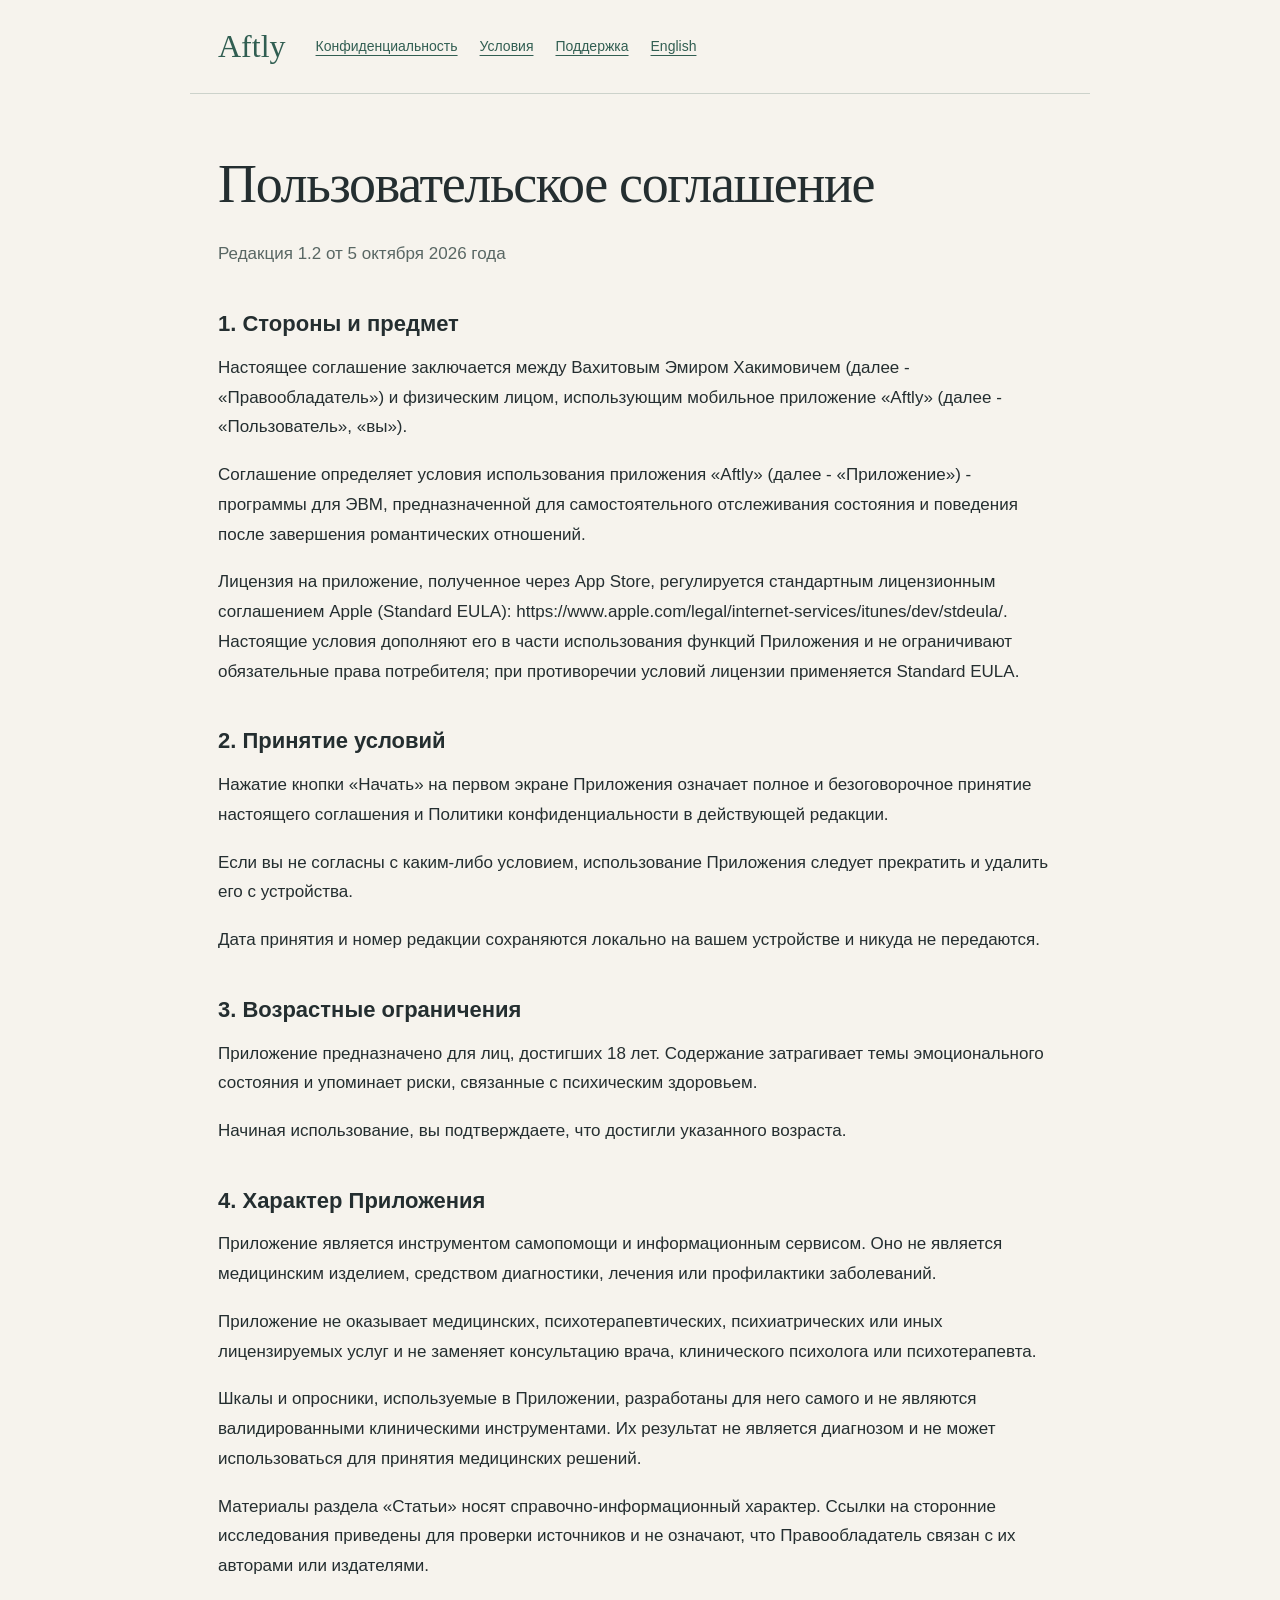
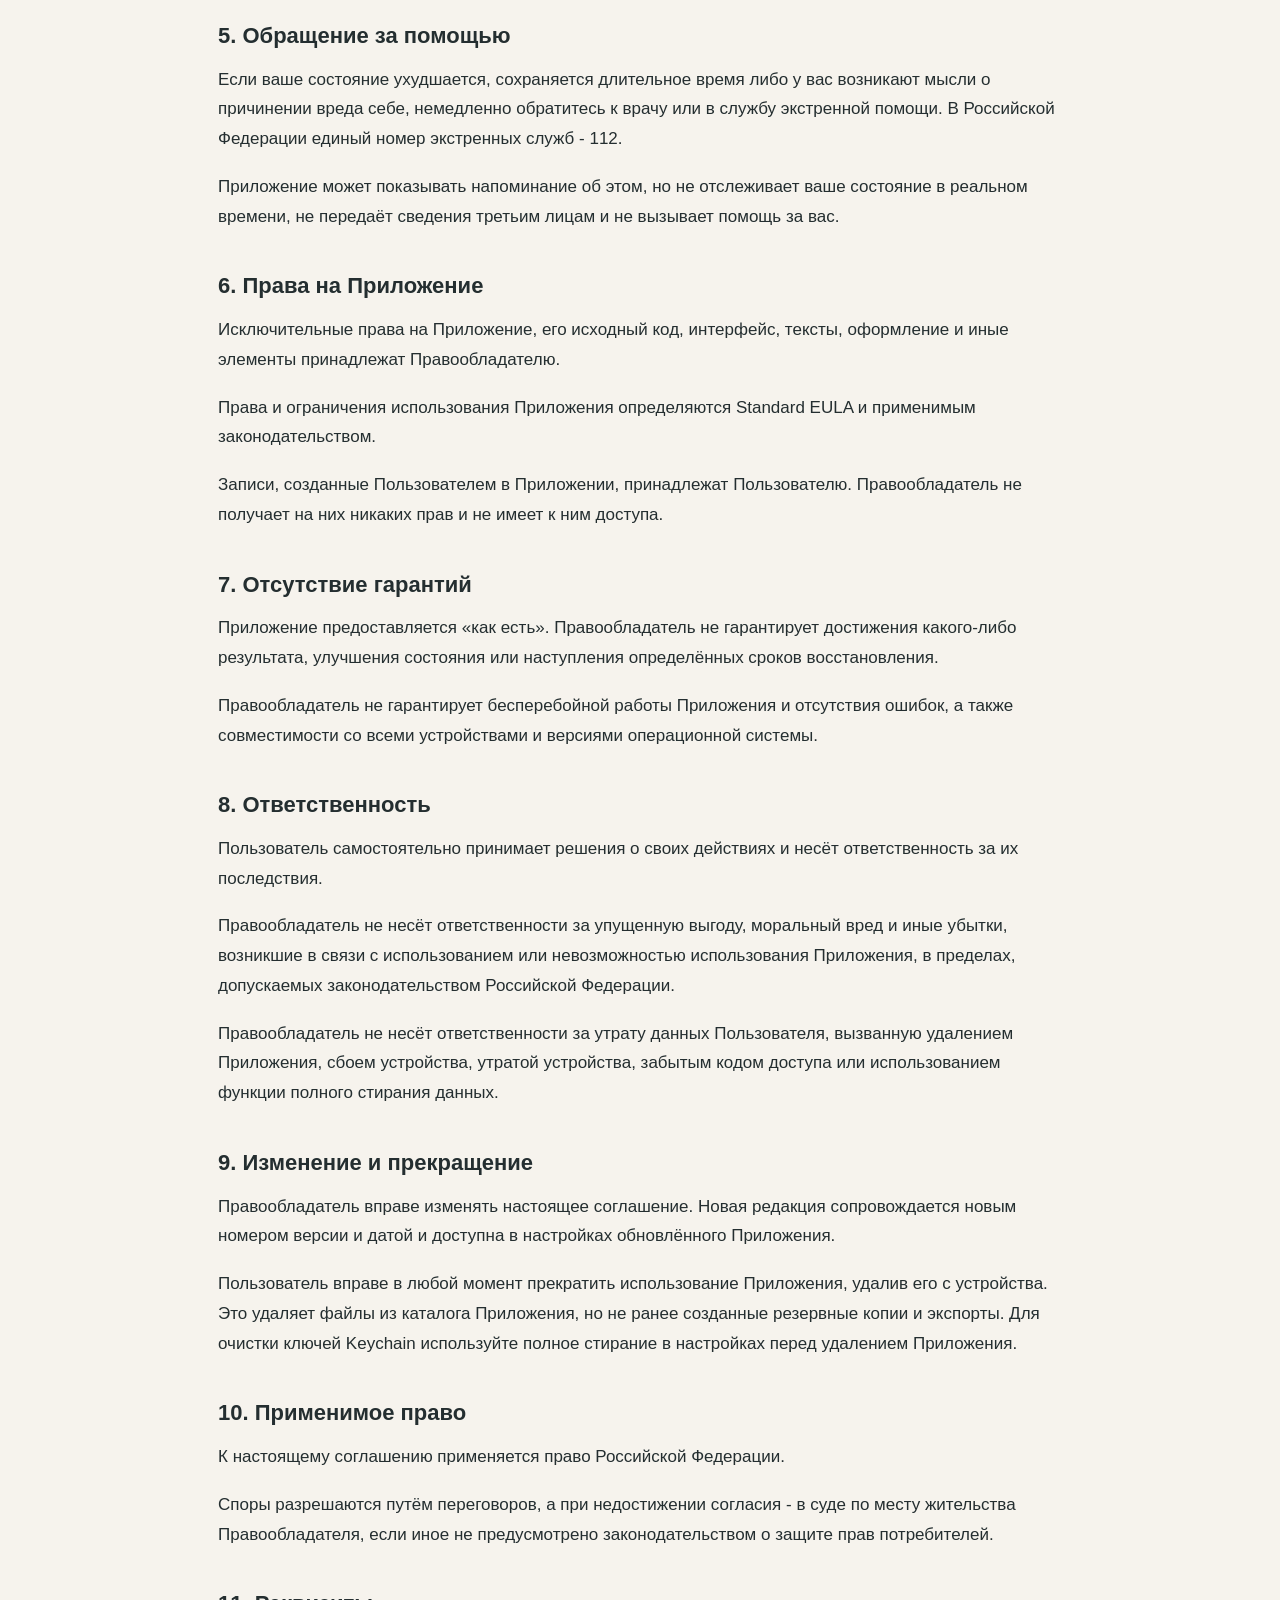
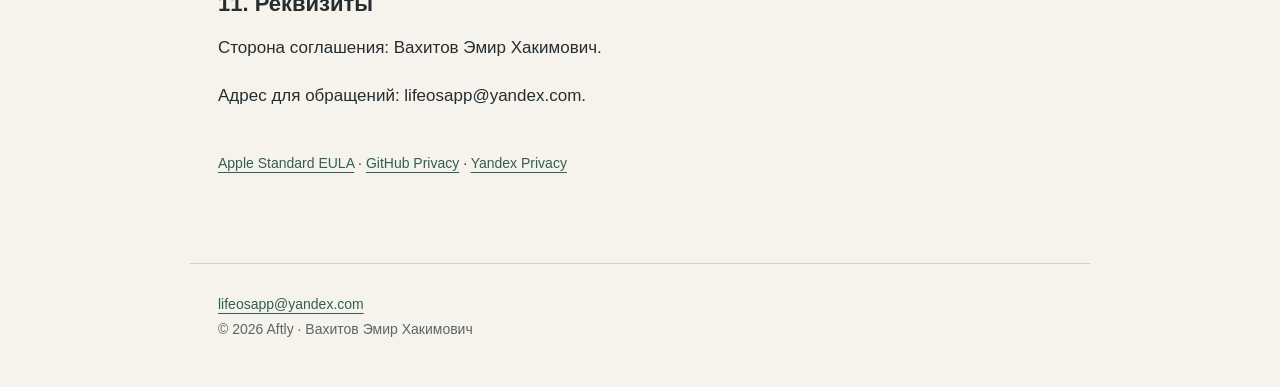
<file: terms-ru.html>
<!doctype html><html lang="ru"><head><meta charset="utf-8"><meta name="viewport" content="width=device-width, initial-scale=1"><meta name="color-scheme" content="light dark"><title>Пользовательское соглашение · Aftly</title><link rel="stylesheet" href="style.css"></head><body><header><a class="brand" href="index.html">Aftly</a><nav aria-label="Навигация"><a href="privacy-ru.html">Конфиденциальность</a><a href="terms-ru.html">Условия</a><a href="support-ru.html">Поддержка</a><a lang="en" href="terms-en.html">English</a></nav></header><main><h1>Пользовательское соглашение</h1><p class="muted">Редакция 1.2 от 5 октября 2026 года</p><h2>1. Стороны и предмет</h2><p>Настоящее соглашение заключается между Вахитовым Эмиром Хакимовичем (далее - «Правообладатель») и физическим лицом, использующим мобильное приложение «Aftly» (далее - «Пользователь», «вы»).</p><p>Соглашение определяет условия использования приложения «Aftly» (далее - «Приложение») - программы для ЭВМ, предназначенной для самостоятельного отслеживания состояния и поведения после завершения романтических отношений.</p><p>Лицензия на приложение, полученное через App Store, регулируется стандартным лицензионным соглашением Apple (Standard EULA): https://www.apple.com/legal/internet-services/itunes/dev/stdeula/. Настоящие условия дополняют его в части использования функций Приложения и не ограничивают обязательные права потребителя; при противоречии условий лицензии применяется Standard EULA.</p><h2>2. Принятие условий</h2><p>Нажатие кнопки «Начать» на первом экране Приложения означает полное и безоговорочное принятие настоящего соглашения и Политики конфиденциальности в действующей редакции.</p><p>Если вы не согласны с каким-либо условием, использование Приложения следует прекратить и удалить его с устройства.</p><p>Дата принятия и номер редакции сохраняются локально на вашем устройстве и никуда не передаются.</p><h2>3. Возрастные ограничения</h2><p>Приложение предназначено для лиц, достигших 18 лет. Содержание затрагивает темы эмоционального состояния и упоминает риски, связанные с психическим здоровьем.</p><p>Начиная использование, вы подтверждаете, что достигли указанного возраста.</p><h2>4. Характер Приложения</h2><p>Приложение является инструментом самопомощи и информационным сервисом. Оно не является медицинским изделием, средством диагностики, лечения или профилактики заболеваний.</p><p>Приложение не оказывает медицинских, психотерапевтических, психиатрических или иных лицензируемых услуг и не заменяет консультацию врача, клинического психолога или психотерапевта.</p><p>Шкалы и опросники, используемые в Приложении, разработаны для него самого и не являются валидированными клиническими инструментами. Их результат не является диагнозом и не может использоваться для принятия медицинских решений.</p><p>Материалы раздела «Статьи» носят справочно-информационный характер. Ссылки на сторонние исследования приведены для проверки источников и не означают, что Правообладатель связан с их авторами или издателями.</p><h2>5. Обращение за помощью</h2><p>Если ваше состояние ухудшается, сохраняется длительное время либо у вас возникают мысли о причинении вреда себе, немедленно обратитесь к врачу или в службу экстренной помощи. В Российской Федерации единый номер экстренных служб - 112.</p><p>Приложение может показывать напоминание об этом, но не отслеживает ваше состояние в реальном времени, не передаёт сведения третьим лицам и не вызывает помощь за вас.</p><h2>6. Права на Приложение</h2><p>Исключительные права на Приложение, его исходный код, интерфейс, тексты, оформление и иные элементы принадлежат Правообладателю.</p><p>Права и ограничения использования Приложения определяются Standard EULA и применимым законодательством.</p><p>Записи, созданные Пользователем в Приложении, принадлежат Пользователю. Правообладатель не получает на них никаких прав и не имеет к ним доступа.</p><h2>7. Отсутствие гарантий</h2><p>Приложение предоставляется «как есть». Правообладатель не гарантирует достижения какого-либо результата, улучшения состояния или наступления определённых сроков восстановления.</p><p>Правообладатель не гарантирует бесперебойной работы Приложения и отсутствия ошибок, а также совместимости со всеми устройствами и версиями операционной системы.</p><h2>8. Ответственность</h2><p>Пользователь самостоятельно принимает решения о своих действиях и несёт ответственность за их последствия.</p><p>Правообладатель не несёт ответственности за упущенную выгоду, моральный вред и иные убытки, возникшие в связи с использованием или невозможностью использования Приложения, в пределах, допускаемых законодательством Российской Федерации.</p><p>Правообладатель не несёт ответственности за утрату данных Пользователя, вызванную удалением Приложения, сбоем устройства, утратой устройства, забытым кодом доступа или использованием функции полного стирания данных.</p><h2>9. Изменение и прекращение</h2><p>Правообладатель вправе изменять настоящее соглашение. Новая редакция сопровождается новым номером версии и датой и доступна в настройках обновлённого Приложения.</p><p>Пользователь вправе в любой момент прекратить использование Приложения, удалив его с устройства. Это удаляет файлы из каталога Приложения, но не ранее созданные резервные копии и экспорты. Для очистки ключей Keychain используйте полное стирание в настройках перед удалением Приложения.</p><h2>10. Применимое право</h2><p>К настоящему соглашению применяется право Российской Федерации.</p><p>Споры разрешаются путём переговоров, а при недостижении согласия - в суде по месту жительства Правообладателя, если иное не предусмотрено законодательством о защите прав потребителей.</p><h2>11. Реквизиты</h2><p>Сторона соглашения: Вахитов Эмир Хакимович.</p><p>Адрес для обращений: lifeosapp@yandex.com.</p><p class="references"><a href="https://www.apple.com/legal/internet-services/itunes/dev/stdeula/">Apple Standard EULA</a> · <a href="https://docs.github.com/en/site-policy/privacy-policies/github-general-privacy-statement">GitHub Privacy</a> · <a href="https://yandex.com/legal/confidential/">Yandex Privacy</a></p></main><footer><a href="mailto:lifeosapp@yandex.com">lifeosapp@yandex.com</a><p>© 2026 Aftly · Вахитов Эмир Хакимович</p></footer></body></html>
</file>
<file: style.css>
*{box-sizing:border-box}html{color-scheme:light dark}body{margin:0;background:#f6f3ed;color:#242e30;font:17px/1.75 -apple-system,BlinkMacSystemFont,"Segoe UI",sans-serif}header,main,footer{max-width:900px;margin:auto;padding:28px}header{display:flex;gap:30px;align-items:center;border-bottom:1px solid #ccd2cb}.brand{font:32px Georgia,serif;text-decoration:none}nav{display:flex;flex-wrap:wrap;gap:10px 22px;font-size:14px}a{color:#315e52;text-underline-offset:4px;overflow-wrap:anywhere}a:hover{text-decoration-thickness:2px}a:focus-visible{outline:3px solid #907138;outline-offset:5px}main{padding-top:60px;padding-bottom:70px;min-height:65vh}h1{font:clamp(32px,6vw,54px)/1.12 Georgia,serif;letter-spacing:-.025em;margin:0 0 25px}h2{font-size:22px;line-height:1.35;margin:40px 0 14px}p{margin:0 0 18px}.lead{font-size:21px;max-width:700px}.muted,.eyebrow,footer{color:#596764}.eyebrow{font-size:13px;letter-spacing:.06em}.languages{display:grid;grid-template-columns:1fr 1fr;gap:25px}.contact{display:inline-block;font-size:23px;margin:14px 0}.references{margin-top:40px;font-size:14px}footer{border-top:1px solid #ccd2cb;font-size:14px}@media(max-width:600px){header{align-items:flex-start;flex-direction:column;gap:16px}header,main,footer{padding:24px}main{padding-top:42px}.languages{grid-template-columns:1fr;gap:0}}@media(prefers-color-scheme:dark){body{background:#172322;color:#ecede4}a{color:#b6d8c5}.muted,.eyebrow,footer{color:#b0bfb7}header,footer{border-color:#44534d}}
</file>
